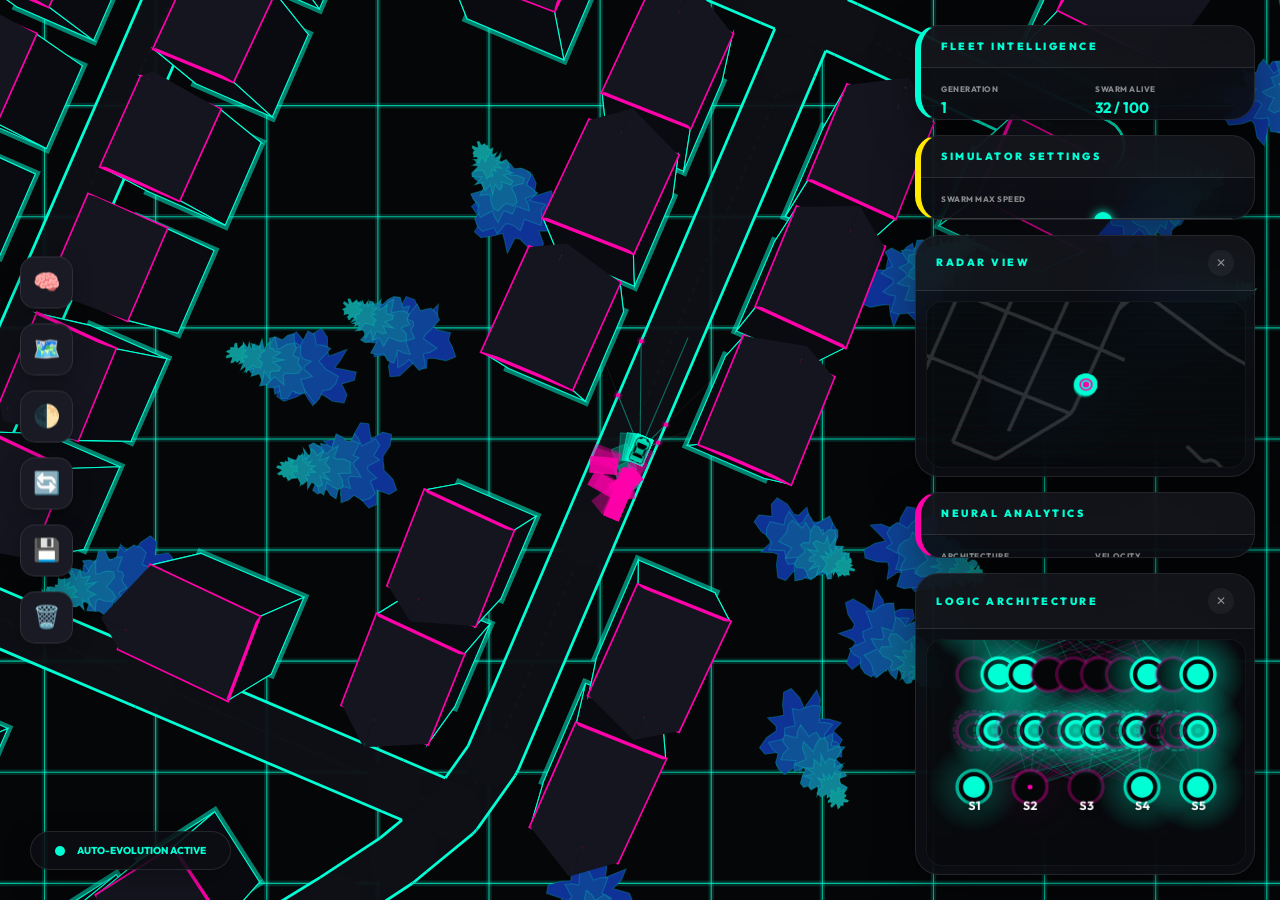
<file: index.html>
<!DOCTYPE html>
<html lang="en">

<head>
    <meta charset="UTF-8">
    <meta name="viewport" content="width=device-width, initial-scale=1.0">
    <title>NN-Auto-Car - Simulation Dashboard</title>
    <link rel="stylesheet" href="style.css">
    <link rel="preconnect" href="https://fonts.googleapis.com">
    <link rel="preconnect" href="https://fonts.gstatic.com" crossorigin>
    <link href="https://fonts.googleapis.com/css2?family=Outfit:wght@300;500;700;800&display=swap" rel="stylesheet">
</head>

<body>
    <canvas id="simCanvas"></canvas>

    <div class="control-panel">
        <button onclick="toggleWindow('nn-window')" id="nn-toggle" title="Neural Network Vision">🧠</button>
        <button onclick="toggleWindow('map-window')" id="map-toggle" title="Mini Map">🗺️</button>
        <button onclick="toggleTheme()" title="Toggle Light/Dark Theme">🌓</button>
        <button onclick="manualReset()" title="Trigger Manual Generation Reset">🔄</button>
        <button onclick="saveBrain()" title="Save Optimal Neural State">💾</button>
        <button onclick="discardBrain()" title="Wipe Neural Storage & Full Reset">🗑️</button>
    </div>

    <!-- HUD Sidebar (Right Side) -->
    <div class="hud-sidebar">
        
        <!-- Fleet Status Card -->
        <div class="ui-component info-card neon-border">
            <div class="comp-header">
                <span class="comp-title">Fleet Intelligence</span>
            </div>
            <div class="card-body">
                <div class="metrics-grid">
                    <div class="metric">
                        <span class="label">Generation</span>
                        <span id="map-gen-count" class="value">1</span>
                    </div>
                    <div class="metric">
                        <span class="label">Swarm Alive</span>
                        <span id="fleet-alive" class="value">100 / 100</span>
                    </div>
                    <div class="metric">
                        <span class="label">Peak Fitness</span>
                        <span id="map-best-fitness" class="value">0</span>
                    </div>
                    <div class="metric">
                        <span class="label">Evolution</span>
                        <span id="evolution-trend" class="value">+0.0%</span>
                    </div>
                </div>
            </div>
        </div>

        <!-- Simulation Settings Card -->
        <div class="ui-component info-card yellow-border">
            <div class="comp-header">
                <span class="comp-title">Simulator Settings</span>
            </div>
            <div class="card-body">
                <div class="metric">
                    <span class="label">Swarm Max Speed</span>
                    <input type="range" id="speed-slider" min="1" max="10" step="1" value="6" oninput="changeSpeed(this.value)">
                    <span id="speed-val" class="value">60.0 km/h</span>
                </div>
            </div>
        </div>

        <!-- Mini Map Window -->
        <div id="map-window" class="ui-component floating-window visible">
            <div class="comp-header">
                <span class="comp-title">Radar View</span>
                <button class="close-btn" onclick="toggleWindow('map-window')">✕</button>
            </div>
            <div class="window-content">
                <canvas id="radarCanvas" class="window-canvas"></canvas>
            </div>
        </div>

        <!-- Neural Analytics Card -->
        <div class="ui-component info-card magenta-border">
            <div class="comp-header">
                <span class="comp-title">Neural Analytics</span>
            </div>
            <div class="card-body">
                <div class="metrics-grid">
                    <div class="metric">
                        <span class="label">Architecture</span>
                        <span id="nn-arch" class="value">5-8-4</span>
                    </div>
                    <div class="metric">
                        <span class="label">Velocity</span>
                        <span id="map-speed" class="value">0.0 km/h</span>
                    </div>
                </div>
            </div>
        </div>

        <!-- Neural Net Window -->
        <div id="nn-window" class="ui-component floating-window visible">
            <div class="comp-header">
                <span class="comp-title">Logic Architecture</span>
                <button class="close-btn" onclick="toggleWindow('nn-window')">✕</button>
            </div>
            <div class="window-content">
                <canvas id="brainCanvas" class="window-canvas"></canvas>
            </div>
        </div>
    </div>

    <div class="auto-gen-indicator">
        <div class="pulse-dot"></div>
        <span>AUTO-EVOLUTION ACTIVE</span>
    </div>

    <!-- System Utilities -->
    <script src="utils/mathOps.js?v=2.1"></script>
    <script src="utils/geometry.js?v=2.1"></script>
    <script src="utils/nodeGraph.js?v=2.1"></script>

    <!-- Simulation Environment -->
    <script src="utils/pathfinder.js?v=2.1"></script>
    <script src="simulation/simulationWorld.js?v=2.1"></script>
    <script src="simulation/roadMarkings.js?v=2.1"></script>
    <script src="simulation/worldEntities.js?v=2.1"></script>
    <script src="simulation/simulationData.js?v=2.1"></script>

    <!-- Synthetic UI Components -->
    <script src="ui/cameraTracker.js?v=2.1"></script>
    <script src="ui/radarDisplay.js?v=2.1"></script>
    <script src="ui/neuroVisualizer.js?v=2.1"></script>

    <!-- Neural Architecture & Physics -->
    <script src="simulation/brainModel.js?v=2.1"></script>
    <script src="simulation/lidarArray.js?v=2.1"></script>
    <script src="simulation/steeringModule.js?v=2.1"></script>
    <script src="simulation/autonomousVehicle.js?v=2.1"></script>

    <!-- Core Runtime -->
    <script src="core/appEngine.js?v=2.1"></script>
    <script src="main.js?v=2.1"></script>
</body>

</html>
</file>
<file: style.css>
:root {
    /* Theme Variables */
    --bg-main: #050608;
    --bg-glass: rgba(13, 14, 20, 0.88);
    --bg-card: rgba(20, 21, 28, 0.98);
    --bg-button: rgba(25, 26, 36, 1);
    
    --text-primary: #ffffff;
    --text-muted: rgba(255, 255, 255, 0.5);
    
    --neon-magenta: #ff00aa;
    --neon-cyan: #00ffd5;
    
    --border-glass: rgba(255, 255, 255, 0.1);
    --radar-line: rgba(255, 255, 255, 0.15);
    
    --blur-val: 30px;
    --radius-main: 24px;
}

body.light-theme {
    --bg-main: #f0f2f5;
    --bg-glass: rgba(255, 255, 255, 0.9);
    --bg-card: rgba(255, 255, 255, 1);
    --bg-button: rgba(255, 255, 255, 1);
    
    --text-primary: #1a1a2e;
    --text-muted: #64748b;
    
    --neon-magenta: #e11d48;
    --neon-cyan: #0284c7;
    
    --border-glass: rgba(0, 0, 0, 0.1);
    --radar-line: rgba(0, 0, 0, 0.25); /* More visible in light mode */
}

body {
    margin: 0;
    background: var(--bg-main);
    color: var(--text-primary);
    overflow: hidden;
    font-family: 'Outfit', sans-serif;
    transition: background 0.3s ease, color 0.3s ease;
}

#simCanvas {
    position: fixed;
    top: 0;
    left: 0;
    width: 100%;
    height: 100%;
}

/* Sidebar */
.hud-sidebar {
    position: fixed;
    right: 25px;
    top: 25px;
    bottom: 25px;
    width: 340px;
    display: flex;
    flex-direction: column;
    gap: 15px; 
    z-index: 500;
    pointer-events: none;
}

/* Unified Component */
.ui-component {
    background: var(--bg-glass);
    backdrop-filter: blur(var(--blur-val));
    -webkit-backdrop-filter: blur(var(--blur-val));
    border: 1px solid var(--border-glass);
    border-radius: var(--radius-main);
    box-shadow: 0 15px 45px rgba(0, 0, 0, 0.4);
    display: flex;
    flex-direction: column;
    overflow: hidden;
    pointer-events: all;
    transition: all 0.4s cubic-bezier(0.23, 1, 0.32, 1);
}

.comp-header {
    padding: 14px 20px;
    background: rgba(128, 128, 128, 0.06);
    border-bottom: 1px solid var(--border-glass);
    display: flex;
    justify-content: space-between;
    align-items: center;
    flex-shrink: 0;
}

.comp-title {
    font-size: 0.65rem;
    font-weight: 900;
    letter-spacing: 2.5px;
    text-transform: uppercase;
    color: var(--neon-cyan);
}

/* Info Cards */
.info-card {
    border-left: 6px solid transparent;
}
.neon-border { border-left-color: var(--neon-cyan); }
.magenta-border { border-left-color: var(--neon-magenta); }
.yellow-border { border-left-color: #ffea00; }

.card-body {
    padding: 16px 20px;
}

/* Custom Neon Slider */
input[type=range] {
    -webkit-appearance: none;
    width: 100%;
    background: transparent;
    margin: 10px 0;
}

input[type=range]:focus {
    outline: none;
}

input[type=range]::-webkit-slider-runnable-track {
    width: 100%;
    height: 6px;
    cursor: pointer;
    background: rgba(255, 255, 255, 0.1);
    border-radius: 10px;
    border: 1px solid var(--border-glass);
}

input[type=range]::-webkit-slider-thumb {
    height: 18px;
    width: 18px;
    border-radius: 50%;
    background: var(--neon-cyan);
    cursor: pointer;
    -webkit-appearance: none;
    margin-top: -7px;
    box-shadow: 0 0 10px var(--neon-cyan);
}

.metrics-grid {
    display: grid;
    grid-template-columns: 1fr 1fr;
    gap: 15px;
}

.metric {
    display: flex;
    flex-direction: column;
    gap: 4px;
}

.metric .label {
    font-size: 8px;
    font-weight: 800;
    text-transform: uppercase;
    color: var(--text-muted);
    letter-spacing: 0.5px;
}

.metric .value {
    font-size: 15px;
    font-weight: 700;
    color: var(--neon-cyan);
}

/* Windows */
.floating-window {
    opacity: 0;
    transform: scale(0.97);
}

.floating-window.visible {
    opacity: 1;
    transform: scale(1);
}

.close-btn {
    background: rgba(128, 128, 128, 0.1);
    border: none;
    border-radius: 50%;
    width: 26px;
    height: 26px;
    display: flex;
    justify-content: center;
    align-items: center;
    color: var(--text-muted);
    cursor: pointer;
    font-size: 12px;
    transition: all 0.2s ease;
}

.close-btn:hover {
    background: var(--neon-magenta);
    color: white;
}

.window-content {
    flex-grow: 1;
    padding: 10px; 
    display: flex;
    flex-direction: column;
    overflow: hidden;
}

#map-window {
    height: 240px; 
    flex-shrink: 0;
}

#nn-window {
    flex-grow: 1;
    min-height: 300px;
}

.window-canvas {
    flex-grow: 1; 
    width: 100%;
    height: 100%;
    background: rgba(0, 0, 0, 0.25);
    border-radius: 16px;
    border: 1px solid rgba(255, 255, 255, 0.05);
}

/* Control Panel */
.control-panel {
    position: fixed;
    left: 20px;
    top: 50%;
    transform: translateY(-50%);
    display: flex;
    flex-direction: column;
    gap: 15px;
    z-index: 1000;
}

.control-panel button {
    background: var(--bg-button);
    border: 1px solid var(--border-glass);
    border-radius: 15px;
    padding: 12px;
    cursor: pointer;
    font-size: 22px;
    color: var(--text-primary);
    backdrop-filter: blur(10px);
    transition: all 0.2s ease;
    box-shadow: 0 5px 20px rgba(0, 0, 0, 0.3);
    pointer-events: all;
}

.control-panel button:hover {
    background: var(--neon-cyan);
    color: white;
    transform: scale(1.1);
}

.auto-gen-indicator {
    position: fixed;
    bottom: 30px;
    left: 30px;
    background: var(--bg-glass);
    padding: 12px 24px;
    border-radius: 35px;
    font-size: 10px;
    font-weight: 800;
    color: var(--neon-cyan);
    display: flex;
    align-items: center;
    gap: 12px;
    border: 1px solid var(--border-glass);
    box-shadow: 0 10px 30px rgba(0, 0, 0, 0.3);
}

.pulse-dot {
    width: 10px;
    height: 10px;
    background: var(--neon-cyan);
    border-radius: 50%;
    animation: pulse 2s infinite;
}

@keyframes pulse {
    0% { transform: scale(0.9); opacity: 0.6; }
    70% { transform: scale(1.1); opacity: 1; }
    100% { transform: scale(0.9); opacity: 0.6; }
}
</file>
